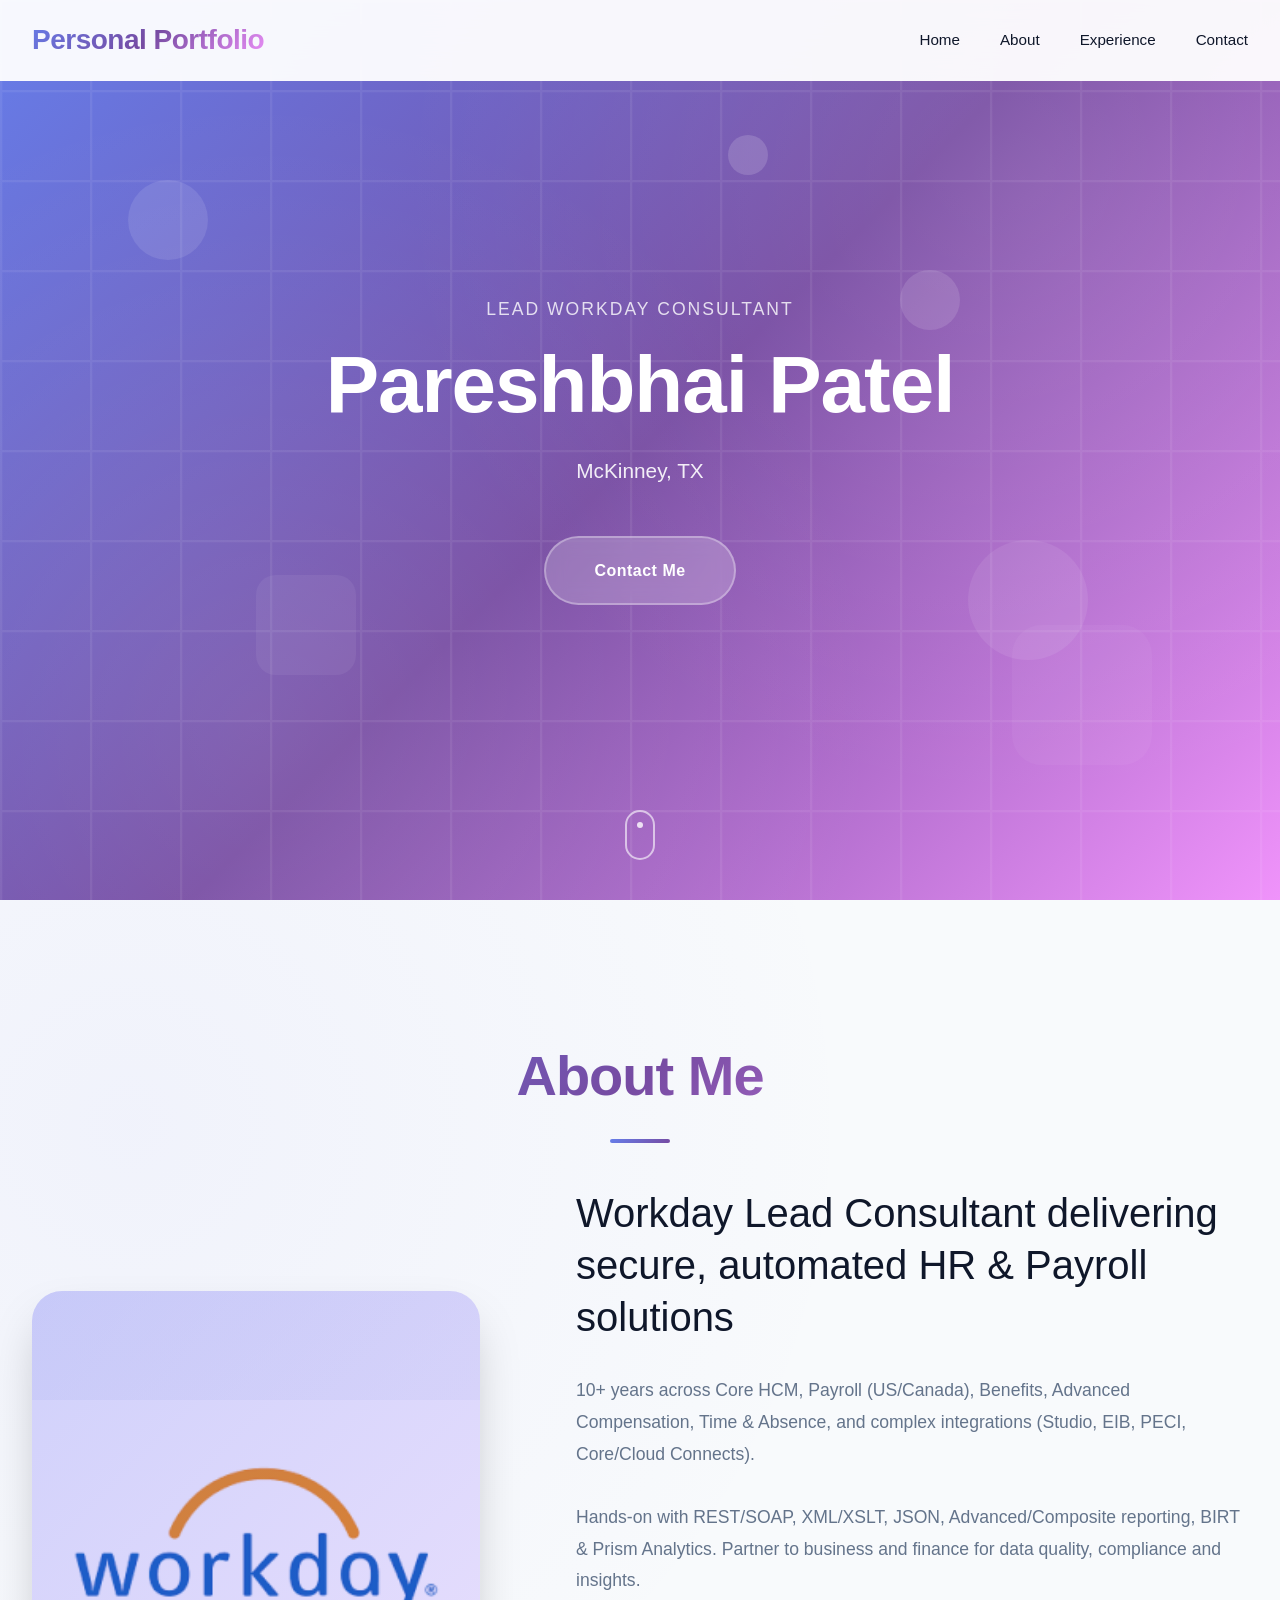
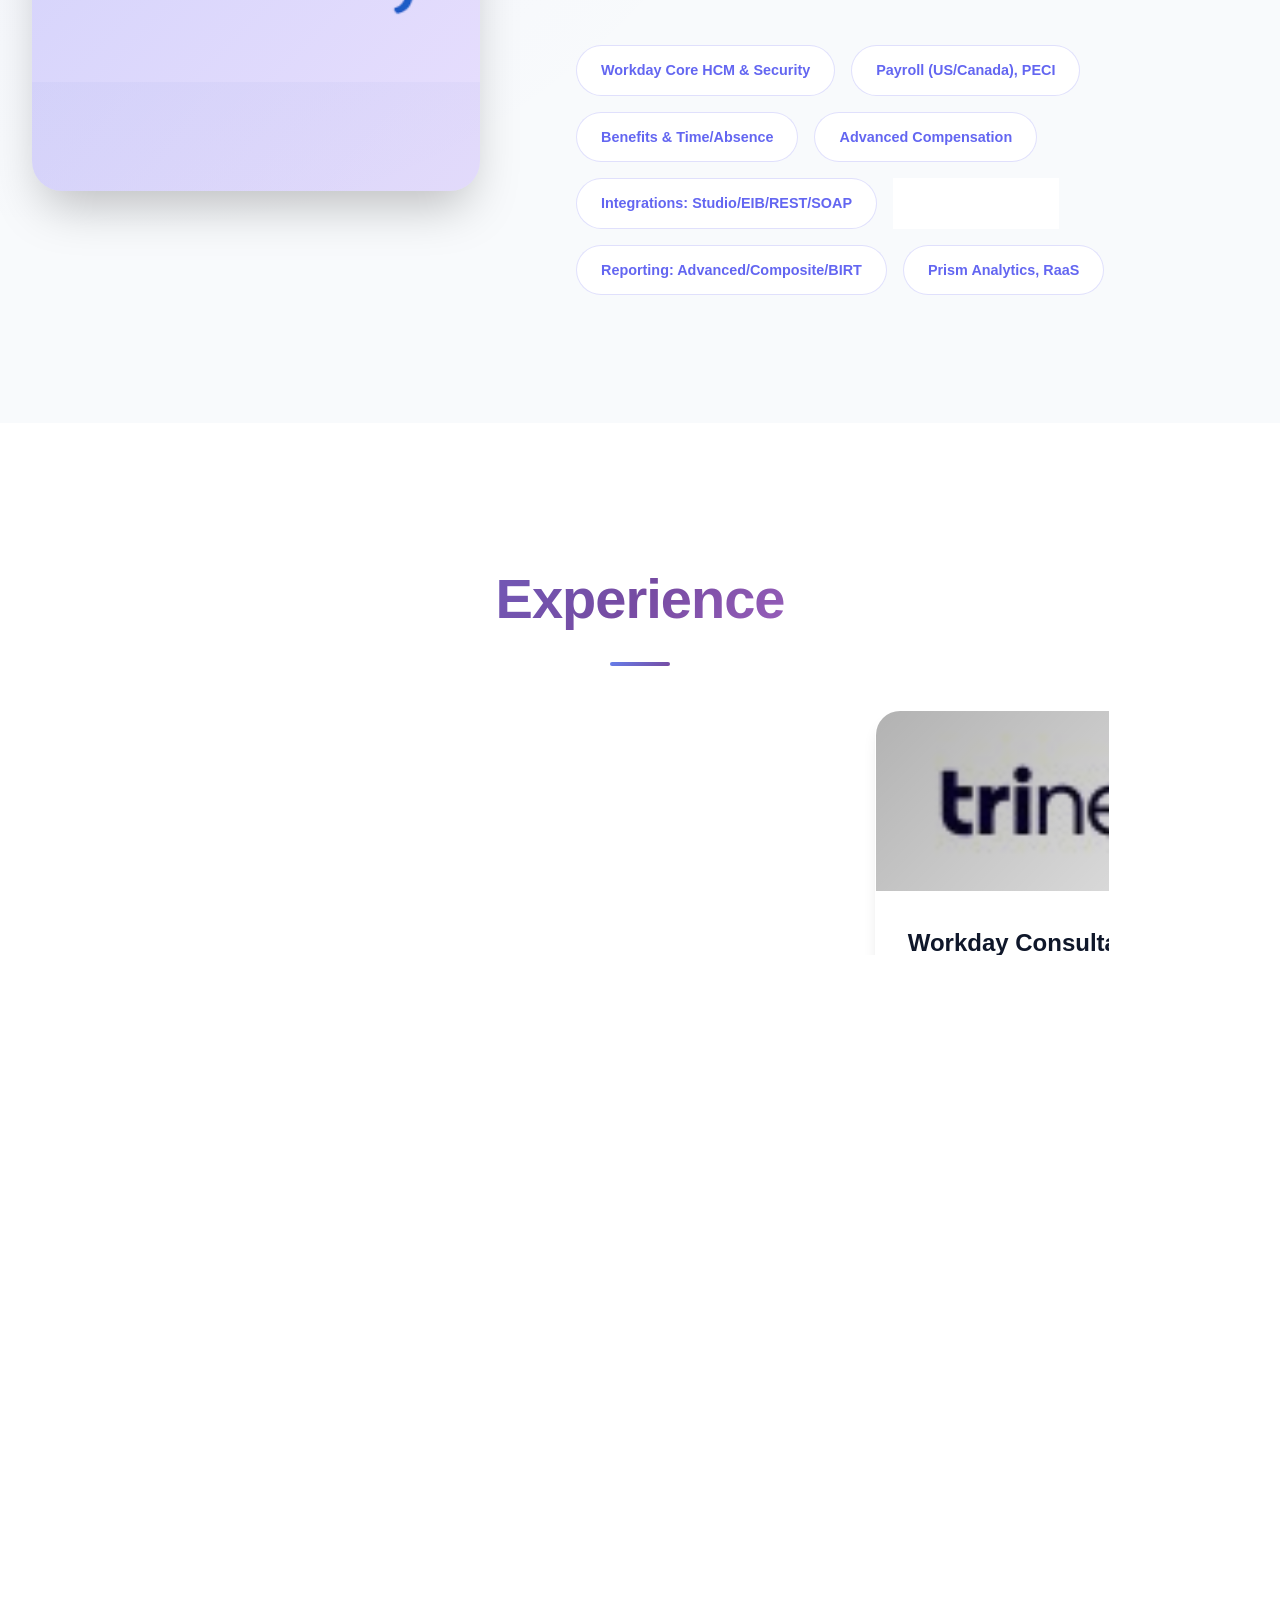
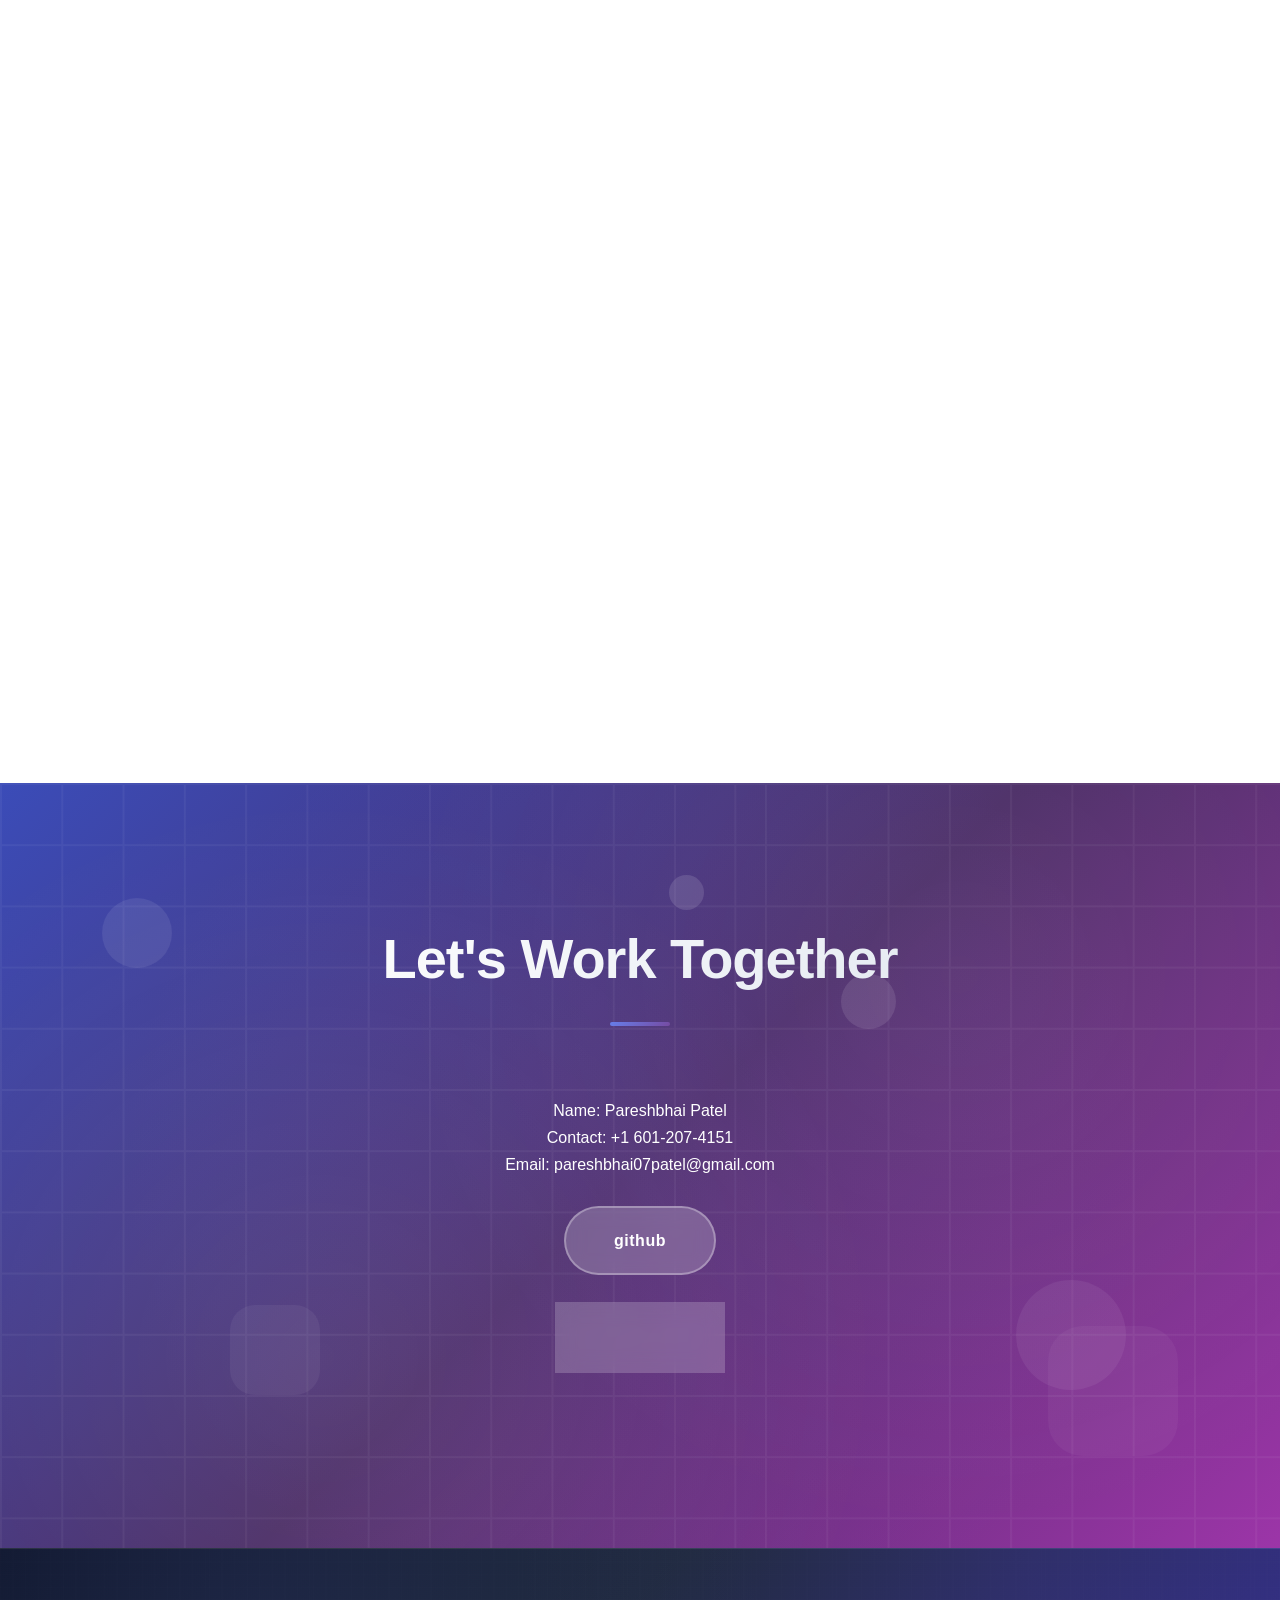
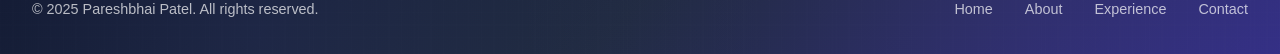
<file: index.html>
<!DOCTYPE html>
<html lang="en">

<head>
    <meta charset="UTF-8">
    <meta name="viewport" content="width=device-width, initial-scale=1.0">
    <title>portfolio</title>
    <link href="templatemo-personal-style.css" rel="stylesheet">


</head>

<body>
    <!-- Navigation -->
    <nav id="navbar">
        <div class="nav-container">
            <div class="logo">Personal Portfolio</div>
            <ul class="nav-links">
                <li><a href="#home">Home</a></li>
                <li><a href="#about">About</a></li>
                <li><a href="#portfolio">Experience</a></li>
                <li><a href="#contact">Contact</a></li>
            </ul>
            <div class="mobile-menu-toggle" id="mobileMenuToggle">
                <div class="hamburger"></div>
                <div class="hamburger"></div>
                <div class="hamburger"></div>
            </div>
        </div>
    </nav>

    <!-- Mobile Menu -->
    <div class="mobile-menu" id="mobileMenu">
        <ul class="mobile-nav-links">
            <li><a href="#home">Home</a></li>
            <li><a href="#about">About</a></li>
            <li><a href="#portfolio">Portfolio</a></li>
            <li><a href="#contact">Contact</a></li>
        </ul>
    </div>

     <!-- Hero Section -->
    <section id="home" class="hero">
        <div class="floating-shapes">
            <div class="shape shape-1"></div>
            <div class="shape shape-2"></div>
            <div class="shape shape-3"></div>
            <div class="shape shape-4"></div>
            <div class="shape shape-5"></div>
            <div class="shape shape-6"></div>
        </div>
        <div class="hero-content">
            <div class="hero-subtitle">Lead Workday Consultant</div>
            <h1>Pareshbhai Patel</h1>
            <p class="subtitle">McKinney, TX <a
                    href="https://mail.google.com/mail/?view=cm&fs=1&to=pareshbhai07patel@gmail.com" target="_blank">

                </a>
            </p>
            <a href="#contact" class="cta-button">Contact Me</a>
        </div>
        <div class="scroll-indicator" onclick="document.getElementById('about').scrollIntoView()"></div>
    </section>

     <!-- About Section -->
    <section id="about" class="about">
        <div class="container">
            <h2 class="section-title fade-in">About Me</h2>
            <div class="about-content">
                <div class="about-image slide-in-left"></div>
                <div class="about-text slide-in-right">
                    <h3>Workday Lead Consultant delivering secure, automated HR & Payroll solutions</h3>
                    <p>10+ years across Core HCM, Payroll (US/Canada), Benefits, Advanced Compensation, Time & Absence,
                        and complex integrations (Studio, EIB, PECI, Core/Cloud Connects).</p>
                    <p>Hands-on with REST/SOAP, XML/XSLT, JSON, Advanced/Composite reporting, BIRT & Prism Analytics.
                        Partner to business and finance for data quality, compliance and insights.</p>
                    <div class="skills"><span class="skill-tag">Workday Core HCM & Security</span><span
                            class="skill-tag">Payroll (US/Canada), PECI</span><span class="skill-tag">Benefits &
                            Time/Absence</span><span class="skill-tag">Advanced Compensation</span><span
                            class="skill-tag">Integrations: Studio/EIB/REST/SOAP</span><span class="skill-tag">XML/XSLT,
                            JSON</span><span class="skill-tag">Reporting: Advanced/Composite/BIRT</span><span
                            class="skill-tag">Prism Analytics, RaaS</span></div>
                </div>
            </div>
        </div>
    </section>

    </div>
    </div>
    </div>
    </section>
     <!-- Portfolio Section -->
    <section id="portfolio" class="portfolio">
        <div class="container">
            <h2 class="section-title fade-in">Experience</h2>
            <div class="portfolio-grid">
                <div class="portfolio-item">
                    <div class="portfolio-image"></div>
                    <div class="portfolio-content">
                        <h4>Lead Workday Consultant — Advocate Aurora Health</h4>
                        <p><em>Feb 2022 – Present</em></p>
                        <ul>Implemented and supported Core HCM, Payroll, Benefits, Absence, and Advanced Compensation
                            modules. Developed complex inbound and outbound integrations using Workday Studio, EIBs,
                            Core Connectors, and Cloud Connects. Designed advanced and composite reports, Prism
                            datasets, and RaaS integrations to provide actionable analytics for HR and Payroll teams.
                            Configured payroll rules, time-tracking policies, benefits vendor integrations, and security
                            roles ensuring compliance and process automation.</ul>
                    </div>
                </div>
                <div class="portfolio-item">
                    <div class="portfolio-image"></div>
                    <div class="portfolio-content">
                        <h4>Senior Workday Consultant — Santander Bank</h4>
                        <p><em>Apr 2020 – Jan 2022</em></p>
                        <ul>Led end-to-end Workday Payroll and Benefits implementations, including PECI integrations and
                            ADP vendor interfaces. Created dynamic eligibility rules, calculated fields, and BIRT
                            reports for compensation and financial reporting. Designed recruiting dashboards, custom
                            reports, and absence accrual plans aligned with business requirements. Automated data loads
                            using EIBs and performed Workday-to-PeopleSoft and legacy system data conversions.</ul>
                    </div>
                </div>
                <div class="portfolio-item">
                    <div class="portfolio-image"></div>
                    <div class="portfolio-content">
                        <h4>Workday Consultant — <br>TriNet</h4>
                        <p><em>Jun 2017 – Mar 2020</em></p>
                        <ul>Specialized in Workday integration development, handling payroll, benefits, and compensation
                            vendor file feeds. Built scalable solutions using Workday Studio, REST APIs, and SOAP web
                            services. Delivered custom dashboards, Prism reports, and Adaptive Planning integrations to
                            support business forecasting. Managed Workday Extend applications and enhanced Workday
                            Security Administration for enterprise-wide role governance.</ul>
                    </div>
                </div>
                <div class="portfolio-item">
                    <div class="portfolio-image"></div>
                    <div class="portfolio-content">
                        <h4>Workday HRIS Analyst — Robinhood</h4>
                        <p><em>Aug 2015 – May 2017</em></p>
                        <ul>Supported global HCM and Payroll operations, focusing on advanced reporting, recruiting
                            workflows, and compensation management. Built Prism datasets and BI integrations to improve
                            workforce and financial analytics. Developed automated absence policies, recruiting
                            requisition reports, and payroll vendor interfaces. Partnered with HR and Finance teams to
                            optimize system performance, ensure compliance, and deliver seamless Workday solutions.</ul>
                    </div>
                </div>
            </div>

        </div>

        </div>
        </div>
    </section>

    <!-- Contact Section -->
    <section id="contact" class="contact">
        <div class="contact-floating-shapes">
            <div class="contact-shape contact-shape-1"></div>
            <div class="contact-shape contact-shape-2"></div>
            <div class="contact-shape contact-shape-3"></div>
            <div class="contact-shape contact-shape-4"></div>
            <div class="contact-shape contact-shape-5"></div>
            <div class="contact-shape contact-shape-6"></div>
        </div>
        <div class="container">
            <div class="contact-content">
                <h2 class="section-title fade-in">Let's Work Together</h2>
                <p class="fade-in">
                    <br> Name: Pareshbhai Patel
                    <br> Contact: +1 601-207-4151
                    <br>Email: pareshbhai07patel@gmail.com <br>

                    <br>
                <h1><a href="https://github.com/pareshbhai07patel" class="cta-button">github</a></h1>
                <br>
                <h1><a href="http://www.linkedin.com/in/r-pareshbhai-patel" class="cta-button">Linkedin</a></h1>
                </p>
                <div class="contact-form fade-in">
                </div>

            </div>
        </div>
    </section>
    <!-- Footer -->
    <footer class="footer">
        <div class="container">
            <div class="footer-content">
                <div class="footer-left">
                    <p>&copy; 2025 Pareshbhai Patel. All rights reserved.</p>
                </div>
                <div class="footer-right">
                    <a href="#home">Home</a>
                    <a href="#about">About</a>
                    <a href="#portfolio">Experience</a>
                    <a href="#contact">Contact</a>
                </div>
            </div>
        </div>
    </footer>

    <script src="templatemo-personal-javascripts.js"></script>

</body>

</html>
</file>
<file: templatemo-personal-style.css>
/*

TemplateMo 593 personal shape

https://templatemo.com/tm-593-personal-shape

*/

@charset "utf-8";
/* CSS Document */

* {
    margin: 0;
    padding: 0;
    box-sizing: border-box;
}

/* Footer */
.footer {
    background: linear-gradient(135deg, #0f172a 0%, #1e293b 50%, #312e81 100%);
    color: var(--text-light);
    padding: 3rem 0 2rem;
    border-top: 1px solid rgba(255, 255, 255, 0.1);
    position: relative;
    overflow: hidden;
}

.footer::before {
    content: '';
    position: absolute;
    top: 0;
    left: 0;
    right: 0;
    bottom: 0;
    background: url('data:image/svg+xml,<svg xmlns="http://www.w3.org/2000/svg" viewBox="0 0 100 100"><defs><pattern id="footer-grid" width="12" height="12" patternUnits="userSpaceOnUse"><path d="M 12 0 L 0 0 0 12" fill="none" stroke="rgba(255,255,255,0.05)" stroke-width="0.5"/></pattern></defs><rect width="100" height="100" fill="url(%23footer-grid)"/></svg>');
    opacity: 0.4;
}

.footer::after {
    content: '';
    position: absolute;
    top: 0;
    left: 0;
    right: 0;
    bottom: 0;
    background: radial-gradient(circle at 20% 80%, rgba(99, 102, 241, 0.1) 0%, transparent 50%),
        radial-gradient(circle at 80% 20%, rgba(139, 92, 246, 0.08) 0%, transparent 50%);
}

.footer-content {
    display: flex;
    justify-content: space-between;
    align-items: center;
    flex-wrap: wrap;
    gap: 1rem;
    position: relative;
    z-index: 2;
}

.footer-left p {
    color: rgba(255, 255, 255, 0.7);
    font-size: 0.9rem;
    margin: 0;
}

.footer-right {
    display: flex;
    gap: 2rem;
    flex-wrap: wrap;
}

.footer-right a {
    color: rgba(255, 255, 255, 0.7);
    text-decoration: none;
    font-size: 0.9rem;
    transition: all 0.3s ease;
    position: relative;
}

.footer-right a:hover {
    color: var(--text-light);
    transform: translateY(-1px);
}

.footer-right a::after {
    content: '';
    position: absolute;
    width: 0;
    height: 1px;
    bottom: -3px;
    left: 0;
    background: var(--primary-color);
    transition: width 0.3s ease;
}

.footer-right a:hover::after {
    width: 100%;
}

/* Footer Mobile Responsiveness */
@media (max-width: 768px) {
    .footer-content {
        flex-direction: column;
        text-align: center;
        gap: 1.5rem;
    }

    .footer-right {
        justify-content: center;
        gap: 1.5rem;
    }

    .footer-right a {
        font-size: 0.85rem;
    }
}

@media (max-width: 480px) {
    .footer-right {
        flex-direction: column;
        gap: 1rem;
    }
}

:root {
    --primary-color: #6366f1;
    --secondary-color: #8b5cf6;
    --accent-color: #f59e0b;
    --accent-pink: #ec4899;
    --accent-cyan: #06b6d4;
    --text-primary: #0f172a;
    --text-secondary: #64748b;
    --text-light: #ffffff;
    --bg-primary: #ffffff;
    --bg-secondary: #f8fafc;
    --bg-dark: #0f172a;
    --bg-card: rgba(255, 255, 255, 0.95);
    --gradient-primary: linear-gradient(135deg, #667eea 0%, #764ba2 100%);
    --gradient-secondary: linear-gradient(135deg, #f093fb 0%, #f5576c 100%);
    --gradient-tertiary: linear-gradient(135deg, #4facfe 0%, #00f2fe 100%);
    --gradient-elegant: linear-gradient(135deg, #667eea 0%, #764ba2 50%, #f093fb 100%);
    --shadow-sm: 0 1px 2px 0 rgba(0, 0, 0, 0.05);
    --shadow-md: 0 4px 6px -1px rgba(0, 0, 0, 0.1), 0 2px 4px -1px rgba(0, 0, 0, 0.06);
    --shadow-lg: 0 10px 15px -3px rgba(0, 0, 0, 0.1), 0 4px 6px -2px rgba(0, 0, 0, 0.05);
    --shadow-xl: 0 20px 25px -5px rgba(0, 0, 0, 0.1), 0 10px 10px -5px rgba(0, 0, 0, 0.04);
    --shadow-2xl: 0 25px 50px -12px rgba(0, 0, 0, 0.25);
    --glass: rgba(255, 255, 255, 0.15);
    --glass-border: rgba(255, 255, 255, 0.2);
}

body {
    font-family: 'Segoe UI', 'Roboto', 'Helvetica Neue', 'Arial', sans-serif;
    line-height: 1.7;
    color: var(--text-primary);
    scroll-behavior: smooth;
    overflow-x: hidden;
    background: var(--bg-primary);
}

/* Navigation */
nav {
    position: fixed;
    top: 0;
    width: 100%;
    background: rgba(255, 255, 255, 0.95);
    backdrop-filter: blur(20px);
    z-index: 1000;
    padding: 1rem 0;
    transition: all 0.4s cubic-bezier(0.4, 0, 0.2, 1);
    border-bottom: 1px solid rgba(255, 255, 255, 0.1);
}

nav.scrolled {
    background: rgba(255, 255, 255, 0.98);
    box-shadow: var(--shadow-lg);
    padding: 0.75rem 0;
}

.nav-container {
    max-width: 1400px;
    margin: 0 auto;
    padding: 0 2rem;
    display: flex;
    justify-content: space-between;
    align-items: center;
}

.logo {
    font-family: 'Segoe UI', 'Roboto', 'Helvetica Neue', 'Arial', sans-serif;
    font-size: 1.75rem;
    font-weight: 700;
    background: var(--gradient-elegant);
    -webkit-background-clip: text;
    background-clip: text;
    -webkit-text-fill-color: transparent;
    letter-spacing: -0.5px;
}

.nav-links {
    display: flex;
    list-style: none;
    gap: 2.5rem;
    align-items: center;
}

.nav-links a {
    text-decoration: none;
    color: var(--text-primary);
    font-weight: 500;
    font-size: 0.95rem;
    transition: all 0.3s cubic-bezier(0.4, 0, 0.2, 1);
    position: relative;
    padding: 0.5rem 0;
}

.nav-links a:hover {
    color: var(--primary-color);
    transform: translateY(-1px);
}

.nav-links a::after {
    content: '';
    position: absolute;
    width: 0;
    height: 2px;
    bottom: 0;
    left: 50%;
    background: var(--gradient-primary);
    transition: all 0.3s cubic-bezier(0.4, 0, 0.2, 1);
    transform: translateX(-50%);
    border-radius: 1px;
}

.nav-links a:hover::after {
    width: 100%;
}

/* Mobile Menu */
.mobile-menu-toggle {
    display: none;
    flex-direction: column;
    cursor: pointer;
    padding: 0.5rem;
    z-index: 1001;
}

.hamburger {
    width: 25px;
    height: 3px;
    background: var(--text-primary);
    margin: 3px 0;
    transition: all 0.3s ease;
    border-radius: 1px;
}

.mobile-menu-toggle.active .hamburger:nth-child(1) {
    transform: rotate(-45deg) translate(-5px, 6px);
}

.mobile-menu-toggle.active .hamburger:nth-child(2) {
    opacity: 0;
}

.mobile-menu-toggle.active .hamburger:nth-child(3) {
    transform: rotate(45deg) translate(-5px, -6px);
}

.mobile-menu {
    position: fixed;
    top: 0;
    right: -100%;
    width: 100%;
    height: 100vh;
    background: rgba(15, 23, 42, 0.98);
    backdrop-filter: blur(20px);
    display: flex;
    flex-direction: column;
    justify-content: center;
    align-items: center;
    transition: right 0.4s cubic-bezier(0.4, 0, 0.2, 1);
    z-index: 999;
}

.mobile-menu.active {
    right: 0;
}

.mobile-nav-links {
    list-style: none;
    text-align: center;
}

.mobile-nav-links li {
    margin: 2rem 0;
    opacity: 0;
    transform: translateY(30px);
    transition: all 0.4s cubic-bezier(0.4, 0, 0.2, 1);
}

.mobile-menu.active .mobile-nav-links li {
    opacity: 1;
    transform: translateY(0);
}

.mobile-menu.active .mobile-nav-links li:nth-child(1) {
    transition-delay: 0.1s;
}

.mobile-menu.active .mobile-nav-links li:nth-child(2) {
    transition-delay: 0.2s;
}

.mobile-menu.active .mobile-nav-links li:nth-child(3) {
    transition-delay: 0.3s;
}

.mobile-menu.active .mobile-nav-links li:nth-child(4) {
    transition-delay: 0.4s;
}

.mobile-nav-links a {
    font-family: 'Segoe UI', 'Roboto', 'Helvetica Neue', 'Arial', sans-serif;
    font-size: 2.5rem;
    font-weight: 500;
    color: var(--text-light);
    text-decoration: none;
    transition: all 0.3s ease;
    background: var(--gradient-elegant);
    -webkit-background-clip: text;
    background-clip: text;
    -webkit-text-fill-color: transparent;
}

.mobile-nav-links a:hover {
    transform: scale(1.05);
}

/* Hero Section */
.hero {
    height: 100vh;
    display: flex;
    align-items: center;
    justify-content: center;
    background: var(--gradient-elegant);
    position: relative;
    overflow: hidden;
}

.hero::before {
    content: '';
    position: absolute;
    top: 0;
    left: 0;
    right: 0;
    bottom: 0;
    background: url('data:image/svg+xml,<svg xmlns="http://www.w3.org/2000/svg" viewBox="0 0 100 100"><defs><pattern id="grid" width="10" height="10" patternUnits="userSpaceOnUse"><path d="M 10 0 L 0 0 0 10" fill="none" stroke="rgba(255,255,255,0.1)" stroke-width="0.5"/></pattern></defs><rect width="100" height="100" fill="url(%23grid)"/></svg>');
    animation: float 25s ease-in-out infinite;
    opacity: 0.7;
}

.hero::after {
    content: '';
    position: absolute;
    top: 0;
    left: 0;
    right: 0;
    bottom: 0;
    background: radial-gradient(circle at 20% 80%, rgba(255, 255, 255, 0.1) 0%, transparent 50%),
        radial-gradient(circle at 80% 20%, rgba(255, 255, 255, 0.1) 0%, transparent 50%);
    animation: pulse 4s ease-in-out infinite alternate;
}

/* Floating Shapes */
.floating-shapes {
    position: absolute;
    top: 0;
    left: 0;
    width: 100%;
    height: 100%;
    pointer-events: none;
    z-index: 1;
}

.shape {
    position: absolute;
    background: rgba(255, 255, 255, 0.1);
    border-radius: 50%;
}

.shape-1 {
    width: 80px;
    height: 80px;
    top: 20%;
    left: 10%;
    animation: floatShape1 20s ease-in-out infinite;
}

.shape-2 {
    width: 120px;
    height: 120px;
    top: 60%;
    right: 15%;
    background: rgba(255, 255, 255, 0.08);
    animation: floatShape2 25s ease-in-out infinite reverse;
}

.shape-3 {
    width: 60px;
    height: 60px;
    top: 30%;
    right: 25%;
    background: rgba(255, 255, 255, 0.12);
    animation: floatShape3 18s ease-in-out infinite;
}

.shape-4 {
    width: 100px;
    height: 100px;
    bottom: 25%;
    left: 20%;
    background: rgba(255, 255, 255, 0.06);
    border-radius: 20px;
    animation: floatShape4 22s ease-in-out infinite;
}

.shape-5 {
    width: 40px;
    height: 40px;
    top: 15%;
    right: 40%;
    background: rgba(255, 255, 255, 0.15);
    animation: floatShape5 16s ease-in-out infinite reverse;
}

.shape-6 {
    width: 140px;
    height: 140px;
    bottom: 15%;
    right: 10%;
    background: rgba(255, 255, 255, 0.04);
    border-radius: 30px;
    animation: floatShape6 28s ease-in-out infinite;
}

@keyframes floatShape1 {

    0%,
    100% {
        transform: translateY(0px) translateX(0px) rotate(0deg);
    }

    25% {
        transform: translateY(-30px) translateX(20px) rotate(90deg);
    }

    50% {
        transform: translateY(-15px) translateX(-10px) rotate(180deg);
    }

    75% {
        transform: translateY(-40px) translateX(15px) rotate(270deg);
    }
}

@keyframes floatShape2 {

    0%,
    100% {
        transform: translateY(0px) translateX(0px) scale(1);
    }

    33% {
        transform: translateY(25px) translateX(-20px) scale(1.1);
    }

    66% {
        transform: translateY(-20px) translateX(25px) scale(0.9);
    }
}

@keyframes floatShape3 {

    0%,
    100% {
        transform: translateY(0px) translateX(0px) rotate(0deg);
    }

    50% {
        transform: translateY(-25px) translateX(-30px) rotate(180deg);
    }
}

@keyframes floatShape4 {

    0%,
    100% {
        transform: translateY(0px) translateX(0px) rotate(0deg);
    }

    25% {
        transform: translateY(20px) translateX(-15px) rotate(45deg);
    }

    50% {
        transform: translateY(-10px) translateX(30px) rotate(90deg);
    }

    75% {
        transform: translateY(15px) translateX(-20px) rotate(135deg);
    }
}

@keyframes floatShape5 {

    0%,
    100% {
        transform: translateY(0px) translateX(0px) scale(1);
    }

    50% {
        transform: translateY(-35px) translateX(20px) scale(1.2);
    }
}

@keyframes floatShape6 {

    0%,
    100% {
        transform: translateY(0px) translateX(0px) rotate(0deg);
    }

    33% {
        transform: translateY(-15px) translateX(10px) rotate(60deg);
    }

    66% {
        transform: translateY(10px) translateX(-25px) rotate(120deg);
    }
}

@keyframes float {

    0%,
    100% {
        transform: translateY(0px) rotate(0deg);
    }

    50% {
        transform: translateY(-20px) rotate(1deg);
    }
}

@keyframes pulse {
    0% {
        opacity: 0.5;
    }

    100% {
        opacity: 0.8;
    }
}

.hero-content {
    text-align: center;
    color: var(--text-light);
    z-index: 2;
    position: relative;
    max-width: 900px;
    padding: 0 2rem;
}

.hero-subtitle {
    font-size: 1.1rem;
    font-weight: 500;
    letter-spacing: 2px;
    text-transform: uppercase;
    opacity: 0;
    transform: translateY(30px);
    animation: fadeInUp 1s ease 0.2s forwards;
    margin-bottom: 1rem;
    color: rgba(255, 255, 255, 0.8);
}

.hero h1 {
    font-family: 'Segoe UI', 'Roboto', 'Helvetica Neue', 'Arial', sans-serif;
    font-size: 5rem;
    font-weight: 700;
    margin-bottom: 1.5rem;
    opacity: 0;
    transform: translateY(30px);
    animation: fadeInUp 1s ease 0.4s forwards;
    line-height: 1.1;
    letter-spacing: -1px;
}

.hero .subtitle {
    font-size: 1.3rem;
    margin-bottom: 3rem;
    opacity: 0;
    transform: translateY(30px);
    animation: fadeInUp 1s ease 0.6s forwards;
    color: rgba(255, 255, 255, 0.9);
    font-weight: 400;
    max-width: 600px;
    margin-left: auto;
    margin-right: auto;
}

.cta-button {
    display: inline-block;
    padding: 1.2rem 3rem;
    background: rgba(255, 255, 255, 0.2);
    color: var(--text-light);
    text-decoration: none;
    border-radius: 50px;
    font-weight: 600;
    font-size: 1rem;
    transform: translateY(30px);
    opacity: 0;
    animation: fadeInUp 1s ease 0.8s forwards;
    transition: all 0.4s cubic-bezier(0.4, 0, 0.2, 1);
    border: 2px solid rgba(255, 255, 255, 0.3);
    backdrop-filter: blur(10px);
    letter-spacing: 0.5px;
}

.cta-button:hover {
    transform: translateY(-3px);
    background: rgba(255, 255, 255, 0.25);
    box-shadow: 0 20px 40px rgba(0, 0, 0, 0.2);
    border-color: rgba(255, 255, 255, 0.4);
}

@keyframes fadeInUp {
    to {
        opacity: 1;
        transform: translateY(0);
    }
}

/* Scroll Indicator */
.scroll-indicator {
    position: absolute;
    bottom: 40px;
    left: 50%;
    transform: translateX(-50%);
    width: 30px;
    height: 50px;
    border: 2px solid rgba(255, 255, 255, 0.6);
    border-radius: 25px;
    cursor: pointer;
    transition: all 0.3s ease;
}

.scroll-indicator:hover {
    border-color: rgba(255, 255, 255, 0.9);
}

.scroll-indicator::before {
    content: '';
    position: absolute;
    top: 10px;
    left: 50%;
    width: 6px;
    height: 6px;
    background: rgba(255, 255, 255, 0.8);
    border-radius: 50%;
    transform: translateX(-50%);
    animation: scroll 2s infinite;
}

@keyframes scroll {
    0% {
        transform: translateX(-50%) translateY(0);
        opacity: 1;
    }

    100% {
        transform: translateX(-50%) translateY(20px);
        opacity: 0;
    }
}

/* Section Styles */
section {
    padding: 8rem 0;
}

.container {
    max-width: 1400px;
    margin: 0 auto;
    padding: 0 2rem;
}

.section-title {
    text-align: center;
    font-family: 'Segoe UI', 'Roboto', 'Helvetica Neue', 'Arial', sans-serif;
    font-size: 3.5rem;
    font-weight: 600;
    margin-bottom: 4rem;
    background: var(--gradient-elegant);
    -webkit-background-clip: text;
    background-clip: text;
    -webkit-text-fill-color: transparent;
    letter-spacing: -1px;
    position: relative;
}

.section-title::after {
    content: '';
    position: absolute;
    width: 60px;
    height: 4px;
    background: var(--gradient-primary);
    bottom: -20px;
    left: 50%;
    transform: translateX(-50%);
    border-radius: 2px;
}

/* About Section */
.about {
    background: var(--bg-secondary);
    position: relative;
}

.about::before {
    content: '';
    position: absolute;
    top: 0;
    left: 0;
    right: 0;
    bottom: 0;
    background: radial-gradient(circle at 10% 20%, rgba(99, 102, 241, 0.05) 0%, transparent 50%);
}

.about-content {
    display: grid;

    grid-template-columns: 1fr 1.5fr;
    gap: 6rem;
    align-items: center;
    position: relative;
}

.about-image {
    width: 100%;
    height: 500px;
    background: url('images/worked.png') center/contain no-repeat;
    border-radius: 30px;
    position: relative;
    overflow: hidden;
    box-shadow: var(--shadow-2xl);
    transform: rotate(-2deg);
    transition: transform 0.4s ease;
}


.about-image:hover {
    transform: rotate(0deg) scale(1.02);
}

.about-image::before {
    content: '';
    position: absolute;
    top: 0;
    left: 0;
    right: 0;
    bottom: 0;
    background: linear-gradient(135deg, rgba(99, 102, 241, 0.3) 0%, rgba(139, 92, 246, 0.2) 100%);
    transition: opacity 0.3s ease;
}

.about-image:hover::before {
    opacity: 0.7;
}

.about-image::after {}

.about-text h3 {
    font-family: 'Segoe UI', 'Roboto', 'Helvetica Neue', 'Arial', sans-serif;
    font-size: 2.5rem;
    margin-bottom: 2rem;
    color: var(--text-primary);
    font-weight: 500;
    line-height: 1.3;
}

.about-text p {
    font-size: 1.1rem;
    color: var(--text-secondary);
    margin-bottom: 2rem;
    line-height: 1.8;
}

.skills {
    display: flex;
    gap: 1rem;
    flex-wrap: wrap;
    margin-top: 3rem;
}

.skill-tag {
    padding: 0.75rem 1.5rem;
    background: var(--bg-card);
    color: var(--primary-color);
    border-radius: 30px;
    font-size: 0.9rem;
    font-weight: 600;
    border: 1px solid rgba(99, 102, 241, 0.2);
    transition: all 0.3s ease;
    backdrop-filter: blur(10px);
}

.skill-tag:hover {
    background: var(--primary-color);
    color: var(--text-light);
    transform: translateY(-2px);
    box-shadow: var(--shadow-lg);
}

/* Portfolio Section */
.portfolio {
    background: var(--bg-primary);
}

.portfolio-grid {
    display: grid;
    grid-template-columns: repeat(3, 1fr);
    gap: 3rem;
    margin-top: 2rem;
}

.portfolio-item {
    background: var(--bg-card);
    border-radius: 25px;
    overflow: hidden;
    box-shadow: var(--shadow-lg);
    transition: all 0.4s cubic-bezier(0.4, 0, 0.2, 1);
    transform: translateY(20px);
    opacity: 0;
    border: 1px solid rgba(255, 255, 255, 0.2);
    backdrop-filter: blur(10px);
}

.portfolio-item.animate {
    transform: translateY(0);
    opacity: 1;
}

.portfolio-item:hover {
    transform: translateY(-15px);
    box-shadow: var(--shadow-2xl);
}

.portfolio-image {
    width: 100%;
    height: 180px;
    background: var(--gradient-primary);
    position: relative;
    overflow: hidden;
    background-size: cover;
    background-position: center;
}

.portfolio-item:nth-child(1) .portfolio-image {
    background-image: url('images/advocate_aurora_health_logo.jpg');
}

/* .portfolio-item:nth-child(2) .portfolio-image {
            background-image: url('images/santander_bank_na_logo.jpg');
        
        } */

.portfolio-item:nth-child(2) .portfolio-image {
    background-image: url('images/santander_bank_na_logo.jpg');
    background-repeat: no-repeat;
    background-position: center;
    background-size: contain;
    background-color: #fff;
}

.portfolio-item:nth-child(3) .portfolio-image {
    background-image: url('images/trinet_logo.jpg');
}

.portfolio-item:nth-child(4) .portfolio-image {
    background-image: url('images/robinhood_logo.jpg');
    background-repeat: no-repeat;
    background-position: center;
    background-size: contain;
    background-color: #fff;
}

.portfolio-item:nth-child(5) .portfolio-image {
    background-image: url('images/marketing-strategy-women.jpg');
}

.portfolio-item:nth-child(6) .portfolio-image {
    background-image: url('images/portfolio-website-girl.jpg');
}

.portfolio-image::before {
    content: '';
    position: absolute;
    top: 0;
    left: 0;
    right: 0;
    bottom: 0;
    background: linear-gradient(135deg, rgba(0, 0, 0, 0.3) 0%, rgba(0, 0, 0, 0.1) 100%);
    transition: all 0.3s ease;
}

.portfolio-item:hover .portfolio-image::before {
    background: linear-gradient(135deg, rgba(99, 102, 241, 0.4) 0%, rgba(139, 92, 246, 0.3) 100%);
}

.portfolio-content {
    padding: 2rem;
}

.portfolio-content h4 {
    font-family: 'Segoe UI', 'Roboto', 'Helvetica Neue', 'Arial', sans-serif;
    font-size: 1.5rem;
    margin-bottom: 1rem;
    color: var(--text-primary);
    font-weight: 600;
}

.portfolio-content p {
    color: var(--text-secondary);
    margin-bottom: 1.5rem;
    line-height: 1.7;
}

.portfolio-tech {
    display: flex;
    gap: 0.75rem;
    flex-wrap: wrap;
}

.tech-tag {
    padding: 0.4rem 1rem;
    background: var(--bg-secondary);
    color: var(--text-secondary);
    border-radius: 20px;
    font-size: 0.85rem;
    font-weight: 500;
    transition: all 0.3s ease;
}

.tech-tag:hover {
    background: var(--primary-color);
    color: var(--text-light);
}

/* Contact Section */
.contact {
    background: linear-gradient(135deg, #3b4cb8 0%, #4a2c65 50%, #9c35a8 100%);
    color: var(--text-light);
    position: relative;
    overflow: hidden;
}

.contact::before {
    content: '';
    position: absolute;
    top: 0;
    left: 0;
    right: 0;
    bottom: 0;
    background: url('data:image/svg+xml,<svg xmlns="http://www.w3.org/2000/svg" viewBox="0 0 100 100"><defs><pattern id="contact-grid" width="8" height="8" patternUnits="userSpaceOnUse"><path d="M 8 0 L 0 0 0 8" fill="none" stroke="rgba(255,255,255,0.08)" stroke-width="0.5"/></pattern></defs><rect width="100" height="100" fill="url(%23contact-grid)"/></svg>');
    animation: contactFloat 30s ease-in-out infinite;
    opacity: 0.6;
}

.contact::after {
    content: '';
    position: absolute;
    top: 0;
    left: 0;
    right: 0;
    bottom: 0;
    background: radial-gradient(circle at 25% 75%, rgba(255, 255, 255, 0.08) 0%, transparent 50%),
        radial-gradient(circle at 75% 25%, rgba(255, 255, 255, 0.06) 0%, transparent 50%),
        radial-gradient(circle at 50% 50%, rgba(139, 92, 246, 0.1) 0%, transparent 70%);
    animation: contactPulse 6s ease-in-out infinite alternate;
}

/* Contact Floating Shapes */
.contact-floating-shapes {
    position: absolute;
    top: 0;
    left: 0;
    width: 100%;
    height: 100%;
    pointer-events: none;
    z-index: 1;
}

.contact-shape {
    position: absolute;
    background: rgba(255, 255, 255, 0.08);
    border-radius: 50%;
}

.contact-shape-1 {
    width: 70px;
    height: 70px;
    top: 15%;
    left: 8%;
    animation: contactFloatShape1 24s ease-in-out infinite;
}

.contact-shape-2 {
    width: 110px;
    height: 110px;
    top: 65%;
    right: 12%;
    background: rgba(255, 255, 255, 0.06);
    animation: contactFloatShape2 28s ease-in-out infinite reverse;
}

.contact-shape-3 {
    width: 55px;
    height: 55px;
    top: 25%;
    right: 30%;
    background: rgba(255, 255, 255, 0.1);
    animation: contactFloatShape3 20s ease-in-out infinite;
}

.contact-shape-4 {
    width: 90px;
    height: 90px;
    bottom: 20%;
    left: 18%;
    background: rgba(255, 255, 255, 0.05);
    border-radius: 25px;
    animation: contactFloatShape4 26s ease-in-out infinite;
}

.contact-shape-5 {
    width: 35px;
    height: 35px;
    top: 12%;
    right: 45%;
    background: rgba(255, 255, 255, 0.12);
    animation: contactFloatShape5 18s ease-in-out infinite reverse;
}

.contact-shape-6 {
    width: 130px;
    height: 130px;
    bottom: 12%;
    right: 8%;
    background: rgba(255, 255, 255, 0.04);
    border-radius: 35px;
    animation: contactFloatShape6 32s ease-in-out infinite;
}

@keyframes contactFloatShape1 {

    0%,
    100% {
        transform: translateY(0px) translateX(0px) rotate(0deg);
    }

    25% {
        transform: translateY(-25px) translateX(15px) rotate(90deg);
    }

    50% {
        transform: translateY(-10px) translateX(-8px) rotate(180deg);
    }

    75% {
        transform: translateY(-35px) translateX(12px) rotate(270deg);
    }
}

@keyframes contactFloatShape2 {

    0%,
    100% {
        transform: translateY(0px) translateX(0px) scale(1);
    }

    33% {
        transform: translateY(20px) translateX(-15px) scale(1.05);
    }

    66% {
        transform: translateY(-15px) translateX(20px) scale(0.95);
    }
}

@keyframes contactFloatShape3 {

    0%,
    100% {
        transform: translateY(0px) translateX(0px) rotate(0deg);
    }

    50% {
        transform: translateY(-20px) translateX(-25px) rotate(180deg);
    }
}

@keyframes contactFloatShape4 {

    0%,
    100% {
        transform: translateY(0px) translateX(0px) rotate(0deg);
    }

    25% {
        transform: translateY(15px) translateX(-12px) rotate(30deg);
    }

    50% {
        transform: translateY(-8px) translateX(25px) rotate(60deg);
    }

    75% {
        transform: translateY(12px) translateX(-18px) rotate(90deg);
    }
}

@keyframes contactFloatShape5 {

    0%,
    100% {
        transform: translateY(0px) translateX(0px) scale(1);
    }

    50% {
        transform: translateY(-30px) translateX(15px) scale(1.15);
    }
}

@keyframes contactFloatShape6 {

    0%,
    100% {
        transform: translateY(0px) translateX(0px) rotate(0deg);
    }

    33% {
        transform: translateY(-12px) translateX(8px) rotate(45deg);
    }

    66% {
        transform: translateY(8px) translateX(-20px) rotate(90deg);
    }
}

@keyframes contactFloat {

    0%,
    100% {
        transform: translateY(0px) rotate(0deg);
    }

    33% {
        transform: translateY(-15px) rotate(0.5deg);
    }

    66% {
        transform: translateY(-10px) rotate(-0.5deg);
    }
}

@keyframes contactPulse {
    0% {
        opacity: 0.4;
    }

    100% {
        opacity: 0.7;
    }
}

.contact-content {
    text-align: center;
    max-width: 700px;
    margin: 0 auto;
    position: relative;
    z-index: 10;
}

.contact .section-title {
    color: var(--text-light);
    background: linear-gradient(135deg, #ffffff 0%, #e2e8f0 100%);
    -webkit-background-clip: text;
    background-clip: text;
    -webkit-text-fill-color: transparent;
}

.contact-form {
    width: 1000px;
    /* display: grid; */
    gap: 2rem;
    margin-top: 3rem;
}

.form-row {
    display: grid;
    grid-template-columns: 1fr 1fr;
    gap: 2rem;
}

.form-group {
    display: grid;
    gap: 0.75rem;
    text-align: left;
}

.form-group label {
    font-weight: 500;
    color: rgba(255, 255, 255, 0.9);
    font-size: 0.9rem;
}

.form-group input,
.form-group textarea {
    padding: 1.2rem;
    border: 1px solid rgba(255, 255, 255, 0.2);
    border-radius: 15px;
    background: rgba(255, 255, 255, 0.08);
    color: var(--text-light);
    font-family: 'Segoe UI', 'Roboto', 'Helvetica Neue', 'Arial', sans-serif;
    font-size: 1rem;
    font-weight: 400;
    transition: all 0.3s cubic-bezier(0.4, 0, 0.2, 1);
    backdrop-filter: blur(10px);
    resize: vertical;
}

.form-group input:focus,
.form-group textarea:focus {
    outline: none;
    background: rgba(255, 255, 255, 0.12);
    border-color: var(--primary-color);
    box-shadow: 0 0 0 3px rgba(99, 102, 241, 0.1);
}

.form-group input::placeholder,
.form-group textarea::placeholder {
    color: rgba(255, 255, 255, 0.5);
}

.submit-btn {
    padding: 1.2rem 3rem;
    background: var(--gradient-primary);
    color: var(--text-light);
    border: none;
    border-radius: 50px;
    font-size: 1rem;
    font-weight: 600;
    cursor: pointer;
    transition: all 0.4s cubic-bezier(0.4, 0, 0.2, 1);
    margin-top: 1rem;
    letter-spacing: 0.5px;
}

.submit-btn:hover {
    transform: translateY(-3px);
    box-shadow: 0 20px 40px rgba(99, 102, 241, 0.3);
}

/* Animation Classes */
.fade-in {
    opacity: 0;
    transform: translateY(40px);
    transition: all 0.8s cubic-bezier(0.4, 0, 0.2, 1);
}

.fade-in.animate {
    opacity: 1;
    transform: translateY(0);
}

.slide-in-left {
    opacity: 0;
    transform: translateX(-60px);
    transition: all 0.8s cubic-bezier(0.4, 0, 0.2, 1);
}

.slide-in-left.animate {
    opacity: 1;
    transform: translateX(0);
}

.slide-in-right {
    opacity: 0;
    transform: translateX(60px);
    transition: all 0.8s cubic-bezier(0.4, 0, 0.2, 1);
}

.slide-in-right.animate {
    opacity: 1;
    transform: translateX(0);
}

/* Mobile Responsiveness */
@media (max-width: 1024px) {
    .portfolio-grid {
        grid-template-columns: repeat(2, 1fr);
        gap: 2rem;
    }

    .about-content {
        grid-template-columns: 1fr;
        gap: 4rem;
    }

    .hero h1 {
        font-size: 4rem;
    }
}

@media (max-width: 768px) {
    .nav-links {
        display: none;
    }

    .mobile-menu-toggle {
        display: flex;
    }

    .hero h1 {
        font-size: 3rem;
    }

    .hero .subtitle {
        font-size: 1.1rem;
    }

    .section-title {
        font-size: 2.5rem;
    }

    .portfolio-grid {
        grid-template-columns: 1fr;
    }

    .container {
        padding: 0 1.5rem;
    }

    section {
        padding: 5rem 0;
    }

    .form-row {
        grid-template-columns: 1fr;
        gap: 1.5rem;
    }

    .about-text h3 {
        font-size: 2rem;
    }

    .skills {
        margin-top: 2rem;
    }
}

@media (max-width: 480px) {
    .hero h1 {
        font-size: 2.5rem;
    }

    .section-title {
        font-size: 2rem;
    }

    .nav-container {
        padding: 0 1rem;
    }

    .container {
        padding: 0 1rem;
    }
}
</file>
